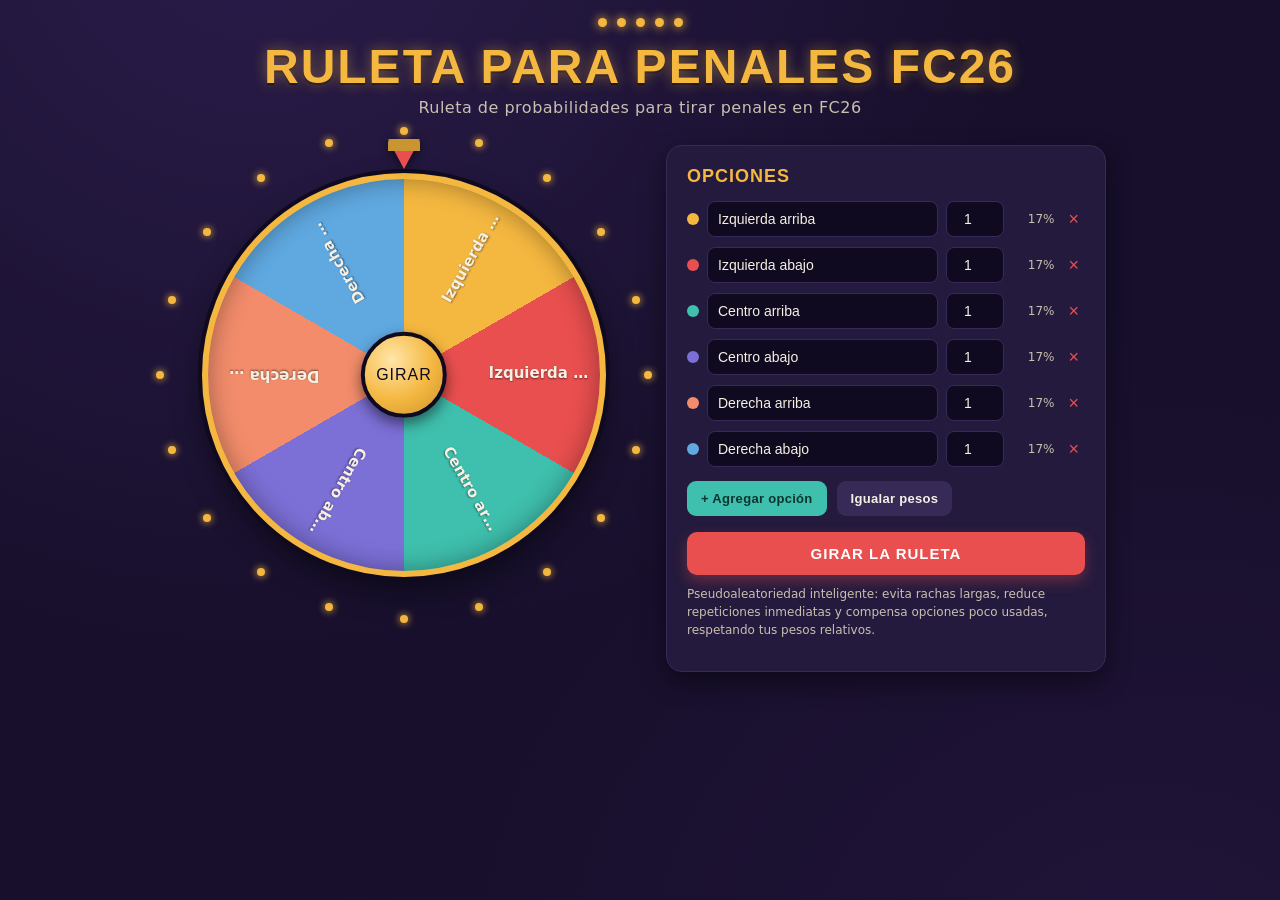
<file: index.html>
<!DOCTYPE html>
<html lang="es">
<head>
<meta charset="UTF-8">
<meta name="viewport" content="width=device-width, initial-scale=1.0, maximum-scale=1">
<title>La Ruleta — Ruleta de Probabilidades</title>
<link rel="stylesheet" href="styles.css">
</head>
<body>

  <div class="marquee-top" aria-hidden="true">
    <div class="bulb" style="animation-delay:0s"></div>
    <div class="bulb" style="animation-delay:.2s"></div>
    <div class="bulb" style="animation-delay:.4s"></div>
    <div class="bulb" style="animation-delay:.6s"></div>
    <div class="bulb" style="animation-delay:.8s"></div>
  </div>

  <header>
    <h1>Ruleta para penales FC26</h1>
    <p>Ruleta de probabilidades para tirar penales en FC26</p>
  </header>

  <main>
    <section class="wheel-col">
      <div class="wheel-stage">
        <div class="bulb-ring" id="bulbRing" aria-hidden="true"></div>
        <div class="pointer" aria-hidden="true"></div>
        <div class="wheel-rotator" id="wheelRotator">
          <!-- labels injected by JS, background set by JS -->
          <div class="hub" id="hubBtn" role="button" tabindex="0" aria-label="Girar la ruleta">GIRAR</div>
        </div>
      </div>
      <p class="status-line" id="statusLine" aria-live="polite">Agrega al menos 2 opciones para girar.</p>
    </section>

    <section class="panel">
      <h2>Opciones</h2>
      <div id="optList"></div>

      <div class="panel-actions">
        <button class="btn btn-add" id="addBtn" type="button">+ Agregar opción</button>
        <button class="btn btn-eq" id="eqBtn" type="button">Igualar pesos</button>
      </div>

      <button class="btn btn-spin" id="spinBtn" type="button">Girar la ruleta</button>

      <p class="hint">Pseudoaleatoriedad inteligente: evita rachas largas, reduce repeticiones inmediatas y compensa opciones poco usadas, respetando tus pesos relativos.</p>
    </section>
  </main>

  <div class="overlay" id="overlay">
    <div class="ticket">
      <p class="eyebrow">20 resultados</p>
      <ol class="results-list" id="resultsList"></ol>
      <p class="results-summary" id="resultsSummary"></p>
      <div class="ticket-actions">
        <button class="btn btn-close" id="closeBtn" type="button">Cerrar</button>
        <button class="btn btn-again" id="againBtn" type="button">Girar de nuevo</button>
      </div>
    </div>
  </div>

<script src="script.js"></script>
</body>
</html>
</file>
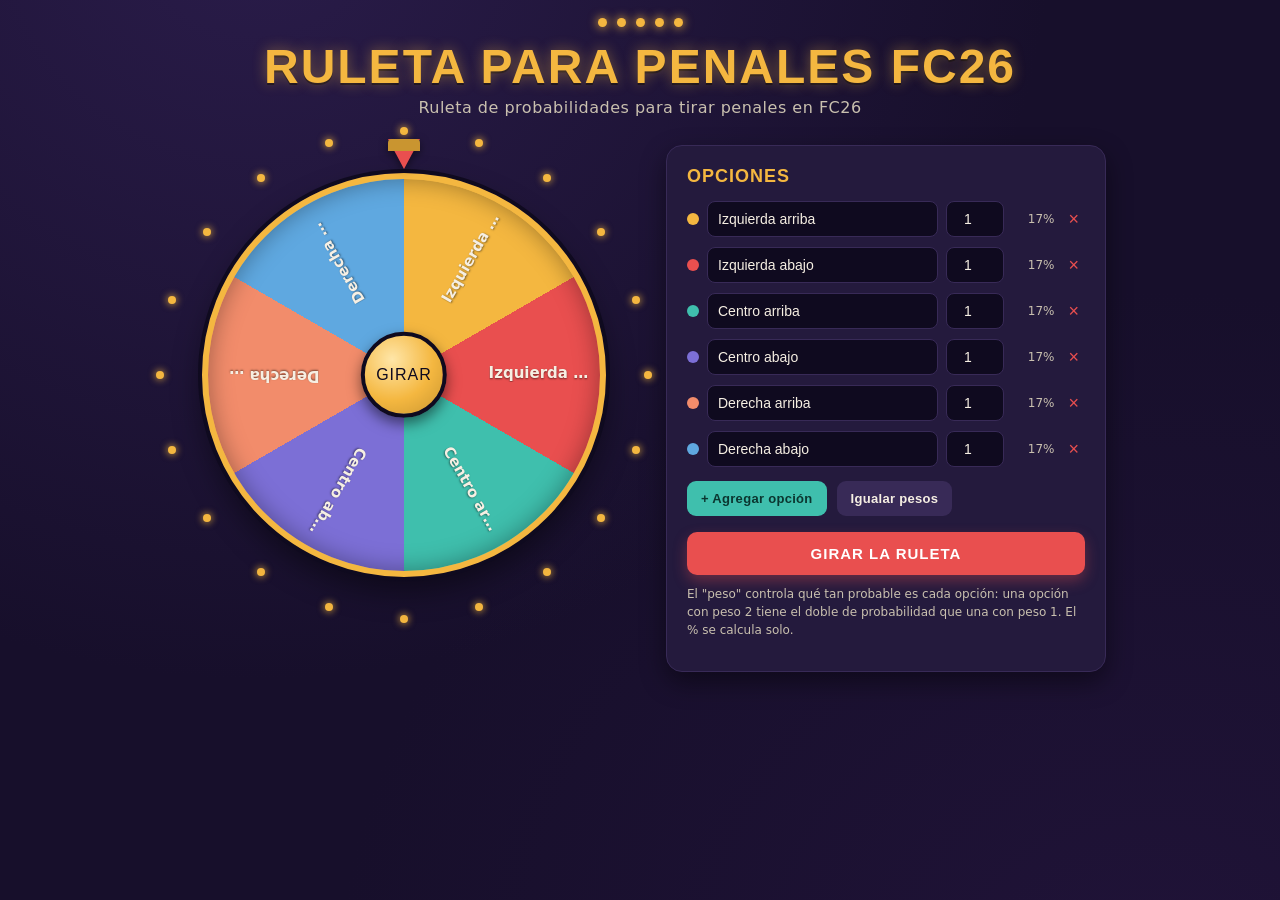
<file: ruleta.html>
<!DOCTYPE html>
<html lang="es">
<head>
<meta charset="UTF-8">
<meta name="viewport" content="width=device-width, initial-scale=1.0, maximum-scale=1">
<title>La Ruleta — Ruleta de Probabilidades</title>
<link rel="stylesheet" href="styles.css">
</head>
<body>

  <div class="marquee-top" aria-hidden="true">
    <div class="bulb" style="animation-delay:0s"></div>
    <div class="bulb" style="animation-delay:.2s"></div>
    <div class="bulb" style="animation-delay:.4s"></div>
    <div class="bulb" style="animation-delay:.6s"></div>
    <div class="bulb" style="animation-delay:.8s"></div>
  </div>

  <header>
    <h1>Ruleta para penales FC26</h1>
    <p>Ruleta de probabilidades para tirar penales en FC26</p>
  </header>

  <main>
    <section class="wheel-col">
      <div class="wheel-stage">
        <div class="bulb-ring" id="bulbRing" aria-hidden="true"></div>
        <div class="pointer" aria-hidden="true"></div>
        <div class="wheel-rotator" id="wheelRotator">
          <!-- labels injected by JS, background set by JS -->
          <div class="hub" id="hubBtn" role="button" tabindex="0" aria-label="Girar la ruleta">GIRAR</div>
        </div>
      </div>
      <p class="status-line" id="statusLine" aria-live="polite">Agrega al menos 2 opciones para girar.</p>
    </section>

    <section class="panel">
      <h2>Opciones</h2>
      <div id="optList"></div>

      <div class="panel-actions">
        <button class="btn btn-add" id="addBtn" type="button">+ Agregar opción</button>
        <button class="btn btn-eq" id="eqBtn" type="button">Igualar pesos</button>
      </div>

      <button class="btn btn-spin" id="spinBtn" type="button">Girar la ruleta</button>

      <p class="hint">El "peso" controla qué tan probable es cada opción: una opción con peso 2 tiene el doble de probabilidad que una con peso 1. El % se calcula solo.</p>
    </section>
  </main>

  <div class="overlay" id="overlay">
    <div class="ticket">
      <p class="eyebrow">15 resultados</p>
      <ol class="results-list" id="resultsList"></ol>
      <p class="results-summary" id="resultsSummary"></p>
      <div class="ticket-actions">
        <button class="btn btn-close" id="closeBtn" type="button">Cerrar</button>
        <button class="btn btn-again" id="againBtn" type="button">Girar de nuevo</button>
      </div>
    </div>
  </div>

<script src="script.js"></script>
</body>
</html>
</file>
<file: styles.css>
:root{
  --bg: #170F2B;
  --bg-deep: #0F0A1F;
  --panel: #241A3D;
  --panel-line: #382A57;
  --gold: #F4B740;
  --black: #0B0A0D;
  --gold-dim: #C99530;
  --coral: #E94F4F;
  --blue: #5FA8E0;
  --teal: #3FBFAD;
  --cream: #F6EFE3;
  --cream-dim: #C9C0AF;
  --shadow: rgba(0,0,0,.45);
}

*{ box-sizing: border-box; }

body{
  margin:0;
  min-height:100vh;
  background:
    radial-gradient(ellipse at 20% -10%, #2a1c4a 0%, transparent 55%),
    radial-gradient(ellipse at 90% 110%, #201338 0%, transparent 50%),
    var(--bg);
  color: var(--cream);
  font-family: "Segoe UI", Verdana, system-ui, -apple-system, sans-serif;
  -webkit-font-smoothing: antialiased;
  padding: 0 0 60px;
}

.marquee-top{
  display:flex;
  justify-content:center;
  gap: 10px;
  padding: 18px 10px 0;
  flex-wrap: wrap;
}
.bulb{
  width:9px; height:9px; border-radius:50%;
  background: var(--gold);
  box-shadow: 0 0 8px 2px rgba(244,183,64,.55);
  animation: chase 1.6s infinite ease-in-out;
}
@keyframes chase{
  0%,100%{ opacity:.25; transform: scale(.8); }
  50%{ opacity:1; transform: scale(1.15); }
}

header{
  text-align:center;
  padding: 6px 20px 8px;
}
header h1{
  font-family: "Arial Black", Impact, "Segoe UI", sans-serif;
  font-size: clamp(28px, 6vw, 48px);
  letter-spacing: 2px;
  margin: 6px 0 4px;
  color: var(--gold);
  text-shadow: 0 0 14px rgba(244,183,64,.45), 0 2px 0 rgba(0,0,0,.5);
  text-transform: uppercase;
}
header p{
  margin:0;
  color: var(--cream-dim);
  font-size: clamp(13px, 2.2vw, 16px);
  letter-spacing: .5px;
}

main{
  max-width: 1100px;
  margin: 0 auto;
  padding: 20px;
  display:flex;
  gap: 32px;
  align-items:flex-start;
  justify-content:center;
  flex-wrap: wrap;
}

/* ---------- WHEEL ---------- */
.wheel-col{
  display:flex;
  flex-direction:column;
  align-items:center;
  flex: 0 0 auto;
  width: min(90vw, 460px);
}

.wheel-stage{
  position: relative;
  width: 100%;
  aspect-ratio: 1/1;
  display:flex;
  align-items:center;
  justify-content:center;
}

.bulb-ring{
  position:absolute;
  inset: -14px;
  border-radius:50%;
  pointer-events:none;
}
.bulb-ring span{
  position:absolute;
  width:8px; height:8px;
  left:50%; top:50%;
  margin:-4px;
  border-radius:50%;
  background: var(--gold);
  box-shadow: 0 0 6px 2px rgba(244,183,64,.5);
  transform-origin: 0 0;
  animation: bulbchase 2.4s linear infinite;
}
@keyframes bulbchase{
  0%,90%,100%{ opacity:.25; }
  5%{ opacity:1; }
}

.pointer{
  position:absolute;
  top: -6px;
  left: 50%;
  transform: translateX(-50%);
  width: 0; height:0;
  border-left: 16px solid transparent;
  border-right: 16px solid transparent;
  border-top: 30px solid var(--coral);
  filter: drop-shadow(0 3px 4px rgba(0,0,0,.5));
  z-index: 5;
}
.pointer::after{
  content:"";
  position:absolute;
  top:-30px; left:-16px;
  width:32px; height:12px;
  border-radius: 4px 4px 0 0;
  background: var(--gold-dim);
}

.wheel-rotator{
  position:relative;
  width: 88%;
  height: 88%;
  border-radius:50%;
  border: 6px solid var(--gold);
  box-shadow: 0 0 0 4px var(--bg-deep), 0 14px 30px var(--shadow), inset 0 0 24px rgba(0,0,0,.35);
  transition: transform 4.2s cubic-bezier(.11,.87,.14,1);
}

.label-wrap{
  position:absolute;
  top:50%; left:50%;
  width: 50%;
  height:0;
  transform-origin: 0% 50%;
}
.label-text{
  position:absolute;
  right: 6%;
  top: -0.7em;
  transform-origin: center;
  font-weight:700;
  font-size: 13px;
  color: var(--cream);
  text-shadow: 0 1px 2px rgba(0,0,0,.5);
  max-width: 92px;
  white-space: nowrap;
  overflow: hidden;
  text-overflow: ellipsis;
}

.hub{
  position:absolute;
  top:50%; left:50%;
  transform: translate(-50%,-50%);
  width: 22%;
  height: 22%;
  border-radius:50%;
  background: radial-gradient(circle at 35% 30%, #ffe6a8, var(--gold) 55%, var(--gold-dim) 100%);
  border: 4px solid var(--bg-deep);
  box-shadow: 0 6px 14px rgba(0,0,0,.5);
  display:flex;
  align-items:center;
  justify-content:center;
  z-index:6;
  cursor:pointer;
  font-family: "Arial Black", Impact, sans-serif;
  font-size: clamp(12px, 2.3vw, 16px);
  letter-spacing:1px;
  color: var(--bg-deep);
  text-align:center;
  line-height:1.05;
  transition: transform .15s ease;
  user-select:none;
}
.hub:active{ transform: translate(-50%,-50%) scale(.95); }
.hub[disabled]{
  filter: grayscale(.5);
  cursor: default;
}

.status-line{
  margin-top: 18px;
  min-height: 22px;
  font-size: 14px;
  color: var(--teal);
  text-align:center;
}

/* ---------- PANEL ---------- */
.panel{
  flex: 1 1 340px;
  max-width: 440px;
  background: var(--panel);
  border: 1px solid var(--panel-line);
  border-radius: 16px;
  padding: 20px;
  box-shadow: 0 10px 26px var(--shadow);
}
.panel h2{
  margin: 0 0 14px;
  font-family: "Arial Black", Impact, sans-serif;
  font-size: 18px;
  letter-spacing:1px;
  color: var(--gold);
  text-transform: uppercase;
}

.opt-row{
  display:flex;
  gap:8px;
  align-items:center;
  margin-bottom:10px;
}
.opt-name{
  flex: 1 1 auto;
  min-width: 0;
  background: var(--bg-deep);
  border: 1px solid var(--panel-line);
  color: var(--cream);
  padding: 9px 10px;
  border-radius: 8px;
  font-size: 14px;
  font-weight: 600;
}
.opt-swatch{
  width:12px; height:12px;
  border-radius:50%;
  flex: 0 0 auto;
}
.opt-row input[type="text"]{
  flex: 1 1 auto;
  min-width: 0;
  background: var(--bg-deep);
  border: 1px solid var(--panel-line);
  color: var(--cream);
  padding: 9px 10px;
  border-radius: 8px;
  font-size: 14px;
}
.opt-row input[type="number"]{
  width: 58px;
  background: var(--bg-deep);
  border: 1px solid var(--panel-line);
  color: var(--cream);
  padding: 9px 6px;
  border-radius: 8px;
  font-size: 14px;
  text-align:center;
}
.opt-pct{
  width: 42px;
  font-size: 12px;
  color: var(--cream-dim);
  text-align:right;
  flex: 0 0 auto;
}
.opt-row button.del{
  background: transparent;
  border: none;
  color: var(--coral);
  font-size: 18px;
  cursor:pointer;
  line-height:1;
  padding: 4px 6px;
  flex: 0 0 auto;
}
.opt-row button.del:hover{ color: #ff7a7a; }

input:focus, button:focus{
  outline: 2px solid var(--teal);
  outline-offset: 2px;
}

.panel-actions{
  display:flex;
  gap:10px;
  margin-top: 14px;
  flex-wrap: wrap;
}
.btn{
  border:none;
  border-radius: 9px;
  padding: 10px 14px;
  font-size: 13px;
  font-weight:700;
  letter-spacing:.3px;
  cursor:pointer;
  transition: transform .1s ease, filter .15s ease;
}
.btn:active{ transform: scale(.97); }
.btn-add{ background: var(--teal); color: #0b3630; }
.btn-eq{ background: var(--panel-line); color: var(--cream); }
.btn-spin{
  background: var(--coral); color: #fff;
  width:100%;
  padding: 13px 14px;
  font-size: 15px;
  margin-top: 16px;
  border-radius: 10px;
  text-transform: uppercase;
  letter-spacing: 1px;
  box-shadow: 0 6px 14px rgba(233,79,79,.35);
}
.btn-spin[disabled]{
  filter: grayscale(.6);
  cursor: default;
  box-shadow:none;
}
.btn:hover:not([disabled]){ filter: brightness(1.08); }

.hint{
  font-size: 12px;
  color: var(--cream-dim);
  margin-top: 10px;
  line-height:1.5;
}

/* ---------- RESULT TICKET ---------- */
.overlay{
  position:fixed; inset:0;
  background: rgba(10,6,20,.72);
  display:none;
  align-items:center;
  justify-content:center;
  z-index: 50;
  padding: 20px;
}
.overlay.show{ display:flex; }

.ticket{
  position:relative;
  width: min(90vw, 360px);
  max-height: 82vh;
  display:flex;
  flex-direction:column;
  background: var(--cream);
  color: var(--bg-deep);
  border-radius: 10px;
  padding: 28px 22px 24px;
  text-align:center;
  box-shadow: 0 20px 50px rgba(0,0,0,.5);
  animation: pop .35s cubic-bezier(.2,1.4,.4,1);
}
@keyframes pop{
  0%{ transform: scale(.85); opacity:0; }
  100%{ transform: scale(1); opacity:1; }
}
.ticket::before, .ticket::after{
  content:"";
  position:absolute;
  left:50%;
  width: 26px; height: 26px;
  background: var(--bg);
  border-radius:50%;
  transform: translateX(-50%);
}
.ticket::before{ top:-13px; }
.ticket::after{ bottom:-13px; }
.ticket .eyebrow{
  font-size: 11px;
  letter-spacing: 2px;
  color: var(--coral);
  font-weight:700;
  text-transform: uppercase;
}
.ticket .winner{
  font-family: "Arial Black", Impact, sans-serif;
  font-size: clamp(22px, 6vw, 30px);
  margin: 10px 0 4px;
  color: var(--bg-deep);
  word-break: break-word;
}
.ticket .odds{
  font-size:12px;
  color:#6b6250;
  margin-bottom: 18px;
}

.results-list{
  list-style: none;
  margin: 12px 0 6px;
  padding: 0;
  overflow-y: auto;
  text-align: left;
  border-top: 1px dashed #cfc6b0;
  border-bottom: 1px dashed #cfc6b0;
}
.results-list li{
  display:flex;
  align-items:center;
  gap: 10px;
  padding: 8px 4px;
  font-size: 14px;
  border-bottom: 1px solid #ece4d2;
}
.results-list li:last-child{ border-bottom:none; }
.results-list .rnum{
  flex: 0 0 auto;
  width: 22px;
  height: 22px;
  border-radius: 50%;
  background: var(--bg-deep);
  color: var(--cream);
  font-size: 11px;
  font-weight: 700;
  display:flex;
  align-items:center;
  justify-content:center;
}
.results-list .rtext{
  font-weight: 700;
  word-break: break-word;
}
.results-list li:nth-child(odd) .rnum{ background: var(--coral); }
.results-list li:nth-child(even) .rnum{ background: var(--blue); }

.results-summary{
  font-size: 11px;
  color:#6b6250;
  margin: 10px 0 16px;
  line-height:1.6;
}
.ticket-actions{
  display:flex;
  gap:10px;
  justify-content:center;
}
.ticket-actions .btn{
  flex:1;
}
.btn-close{ background:#e6ddc8; color:#4a4433; }
.btn-again{ background: var(--coral); color:#fff; }

@media (max-width: 760px){
  main{ flex-direction: column; align-items:center; gap: 22px; }
  .panel{ width: min(94vw, 460px); max-width:none; }
}

.visually-hidden{
  position:absolute; width:1px; height:1px;
  overflow:hidden; clip:rect(0 0 0 0); white-space:nowrap;
}
</file>
